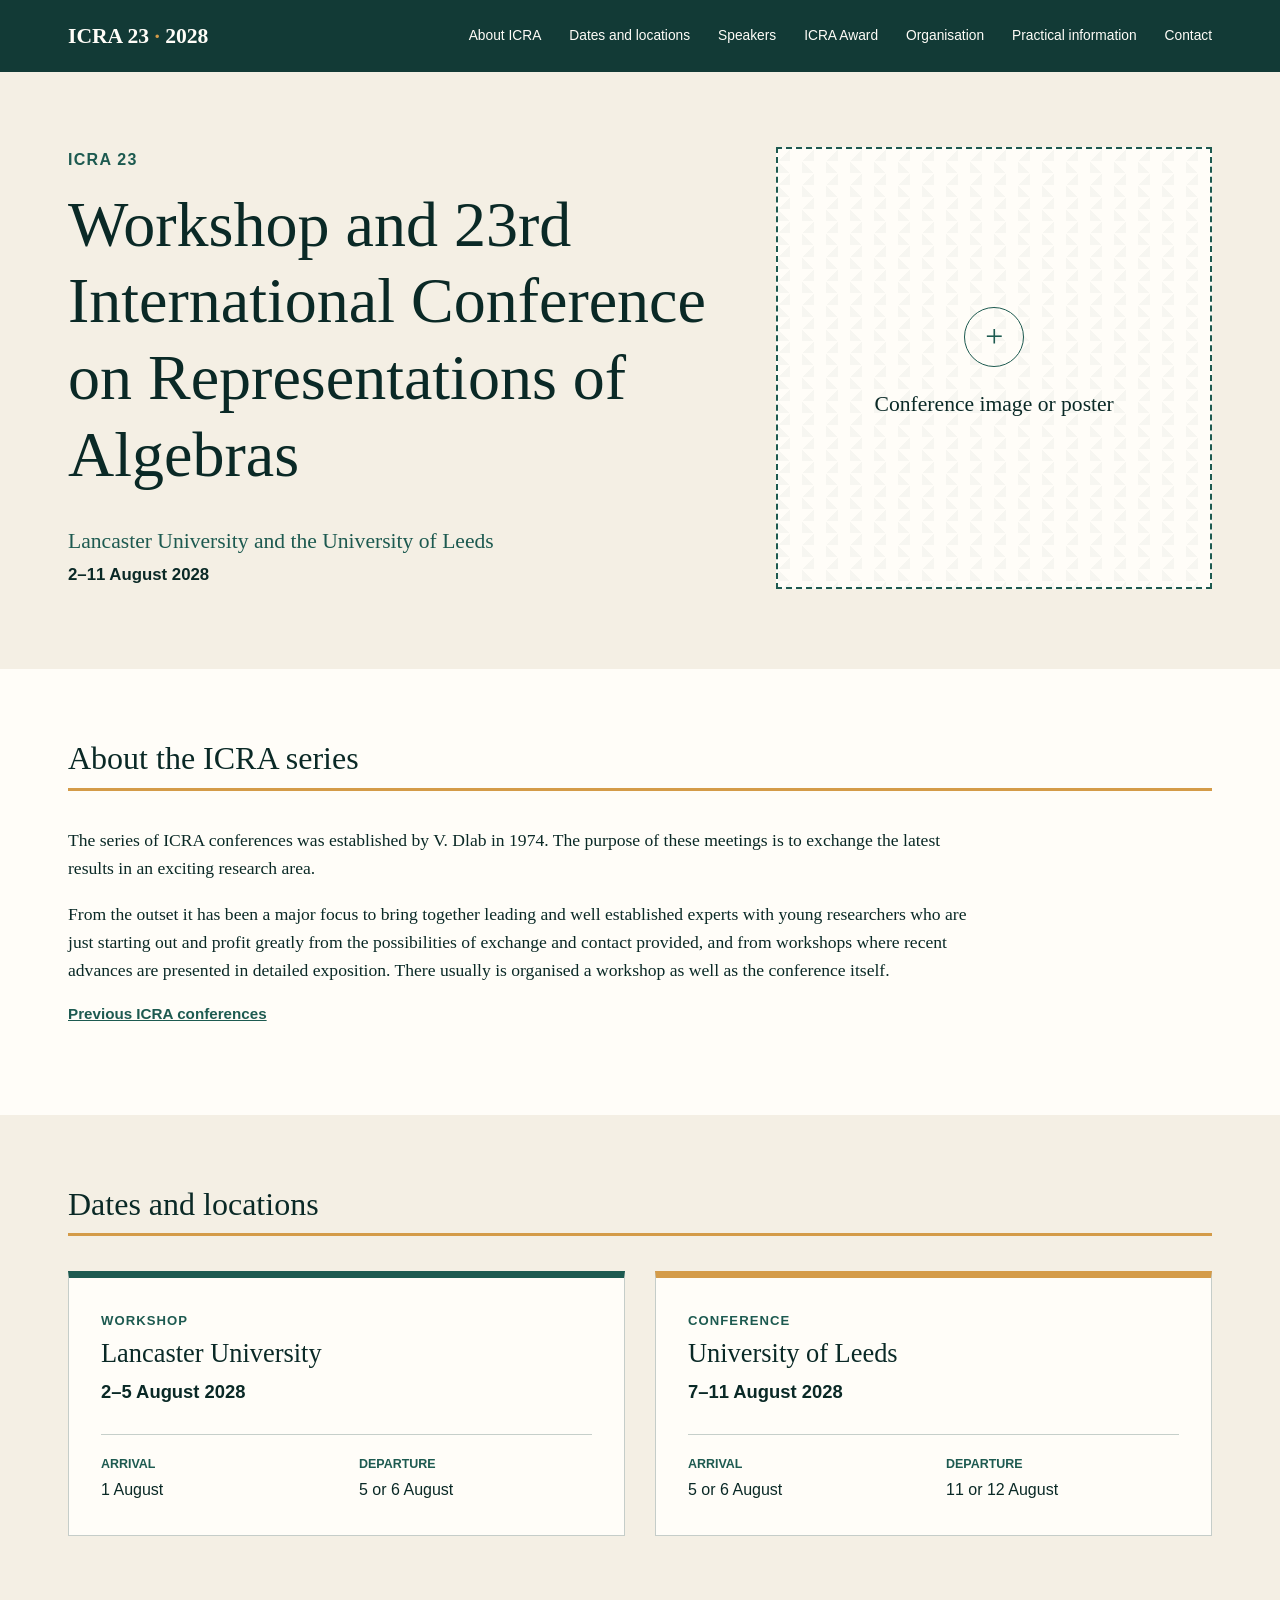
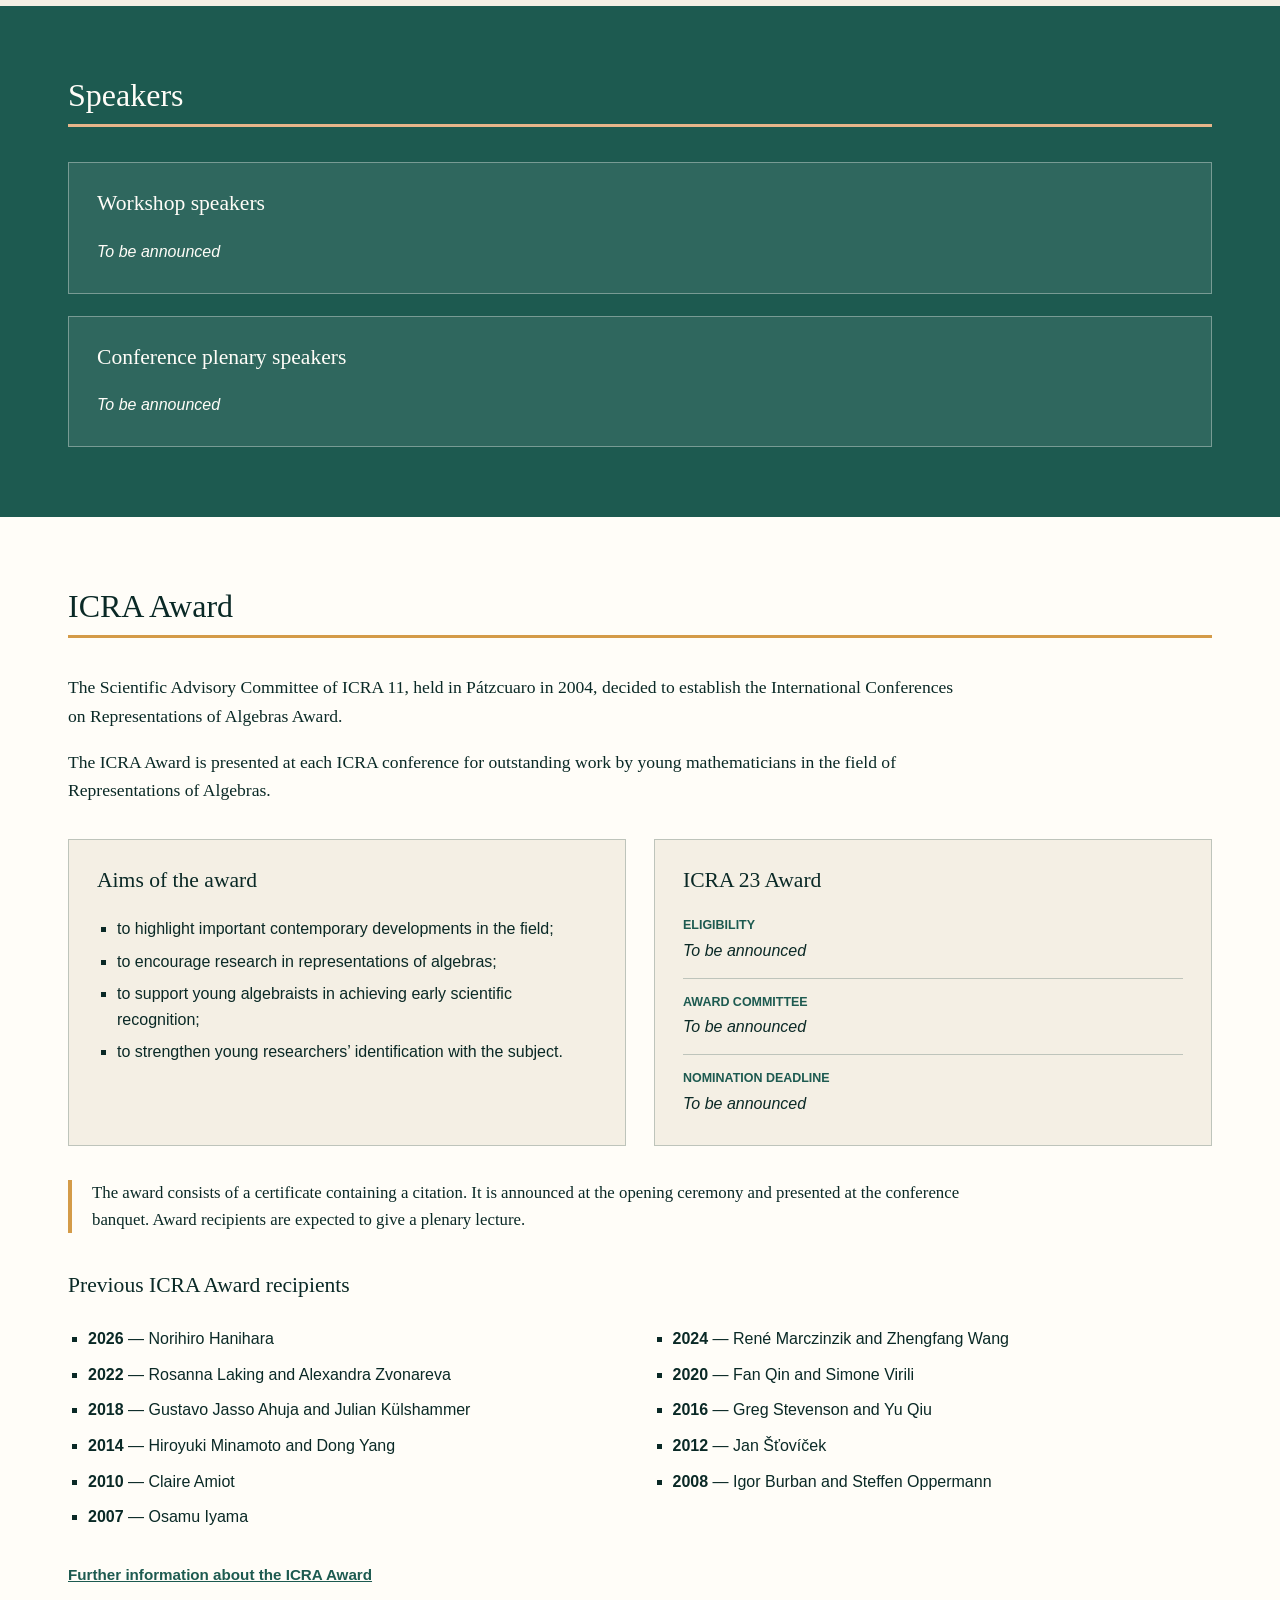
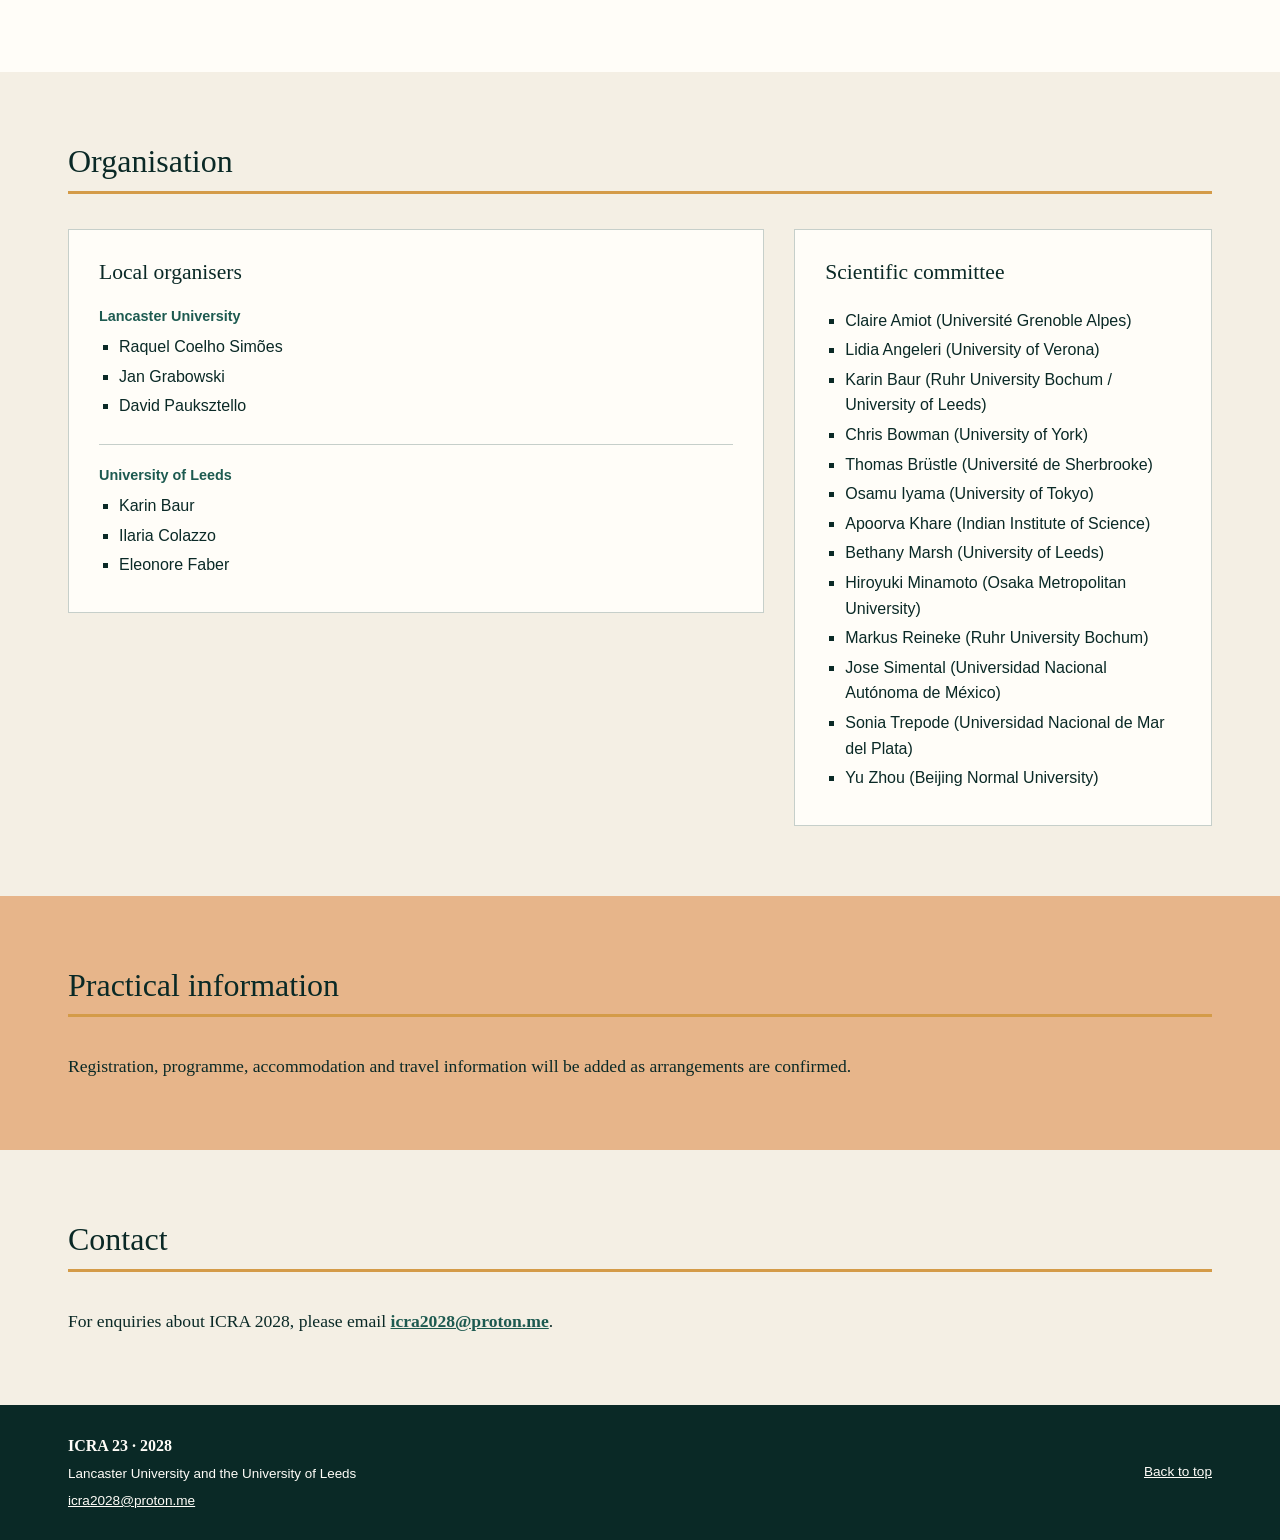
<file: index.html>
<!DOCTYPE html>
<html lang="en">
<head>
  <meta charset="UTF-8">
  <meta name="viewport" content="width=device-width, initial-scale=1.0">
  <meta
    name="description"
    content="The Workshop and 23rd International Conference on Representations of Algebras, Lancaster and Leeds, August 2028."
  >
  <title>ICRA 2028 | Lancaster and Leeds</title>
  <link rel="stylesheet" href="style.css">
</head>

<body id="top">
  <div id="header-placeholder"></div>

  <main>
    <section class="title-section" aria-labelledby="main-title">
      <div class="title-copy">
        <p class="conference-number">ICRA 23</p>
        <h1 id="main-title">
          Workshop and 23rd International Conference on Representations of Algebras
        </h1>
        <p class="title-place">
          Lancaster University and the University of Leeds
        </p>
        <p class="title-date">2&ndash;11 August 2028</p>
      </div>

      <!-- Conference image or poster. -->
      <div
        class="image-placeholder"
        role="img"
        aria-label="Placeholder for the conference image"
      >
        <div class="placeholder-symbol" aria-hidden="true">+</div>
        <p>Conference image or poster</p>
        <span></span>
      </div>
    </section>

    <section class="content-section about-section" id="about">
      <h2>About the ICRA series</h2>
      <div class="about-text">
        <p>
          The series of ICRA conferences was established by V. Dlab in 1974.
          The purpose of these meetings is to exchange the latest results in an
          exciting research area.
        </p>
        <p>
          From the outset it has been a major focus to bring together leading
          and well established experts with young researchers who are just
          starting out and profit greatly from the possibilities of exchange
          and contact provided, and from workshops where recent advances are
          presented in detailed exposition. There usually is organised a
          workshop as well as the conference itself.
        </p>
        <p class="previous-link">
          <a href="https://www.math.uni-bielefeld.de/birep/activities/icras/">
            Previous ICRA conferences
          </a>
        </p>
      </div>
    </section>

    <section class="content-section dates-section" id="dates">
      <h2>Dates and locations</h2>
      <div class="meeting-grid">
        <article class="meeting-card">
          <p class="meeting-type">Workshop</p>
          <h3>Lancaster University</h3>
          <p class="meeting-date">2&ndash;5 August 2028</p>
          <dl>
            <div>
              <dt>Arrival</dt>
              <dd>1 August</dd>
            </div>
            <div>
              <dt>Departure</dt>
              <dd>5 or 6 August</dd>
            </div>
          </dl>
        </article>

        <article class="meeting-card">
          <p class="meeting-type">Conference</p>
          <h3>University of Leeds</h3>
          <p class="meeting-date">7&ndash;11 August 2028</p>
          <dl>
            <div>
              <dt>Arrival</dt>
              <dd>5 or 6 August</dd>
            </div>
            <div>
              <dt>Departure</dt>
              <dd>11 or 12 August</dd>
            </div>
          </dl>
        </article>
      </div>
    </section>

    <section class="content-section speakers-section" id="speakers">
      <h2>Speakers</h2>
      <div class="simple-columns">
        <div>
          <h3>Workshop speakers</h3>
          <p class="to-come">To be announced</p>
        </div>
        <div>
          <h3>Conference plenary speakers</h3>
          <p class="to-come">To be announced</p>
        </div>
      </div>
    </section>

    <section class="content-section award-section" id="award">
      <h2>ICRA Award</h2>

      <div class="award-intro">
        <p>
          The Scientific Advisory Committee of ICRA 11, held in P&aacute;tzcuaro
          in 2004, decided to establish the International Conferences on
          Representations of Algebras Award.
        </p>
        <p>
          The ICRA Award is presented at each ICRA conference for outstanding
          work by young mathematicians in the field of Representations of
          Algebras.
        </p>
      </div>

      <div class="award-grid">
        <div class="award-block">
          <h3>Aims of the award</h3>
          <ul>
            <li>to highlight important contemporary developments in the field;</li>
            <li>to encourage research in representations of algebras;</li>
            <li>
              to support young algebraists in achieving early scientific recognition;
            </li>
            <li>
              to strengthen young researchers&rsquo; identification with the subject.
            </li>
          </ul>
        </div>

        <div class="award-block award-details">
          <h3>ICRA 23 Award</h3>
          <dl>
            <div>
              <dt>Eligibility</dt>
              <dd>To be announced</dd>
            </div>
            <div>
              <dt>Award Committee</dt>
              <dd>To be announced</dd>
            </div>
            <div>
              <dt>Nomination deadline</dt>
              <dd>To be announced</dd>
            </div>
          </dl>
        </div>
      </div>

      <p class="award-format">
        The award consists of a certificate containing a citation. It is
        announced at the opening ceremony and presented at the conference
        banquet. Award recipients are expected to give a plenary lecture.
      </p>

      <h3 class="recipients-heading">Previous ICRA Award recipients</h3>
      <ul class="recipient-list">
        <li>
          <strong>2026</strong> &mdash; Norihiro Hanihara</li>
        <li>
          <strong>2024</strong> &mdash; Ren&eacute; Marczinzik and Zhengfang Wang
        </li>
        <li>
          <strong>2022</strong> &mdash; Rosanna Laking and Alexandra Zvonareva
        </li>
        <li>
          <strong>2020</strong> &mdash; Fan Qin and Simone Virili
        </li>
        <li>
          <strong>2018</strong> &mdash; Gustavo Jasso Ahuja and Julian K&uuml;lshammer
        </li>
        <li>
          <strong>2016</strong> &mdash; Greg Stevenson and Yu Qiu
        </li>
        <li>
          <strong>2014</strong> &mdash; Hiroyuki Minamoto and Dong Yang
        </li>
        <li>
          <strong>2012</strong> &mdash; Jan &Scaron;&#357;ov&iacute;&#269;ek
        </li>
        <li><strong>2010</strong> &mdash; Claire Amiot</li>
        <li><strong>2008</strong> &mdash; Igor Burban and Steffen Oppermann</li>
        <li><strong>2007</strong> &mdash; Osamu Iyama</li>
      </ul>

      <p class="award-link">
        <a href="https://www.math.uni-bielefeld.de/birep/activities/icras/">
          Further information about the ICRA Award
        </a>
      </p>
    </section>

    <section class="content-section organisation-section" id="organisation">
      <h2>Organisation</h2>
      <div class="organisation-grid">
        <div class="local-organisers">
          <h3>Local organisers</h3>

          <div class="organiser-group">
            <h4>Lancaster University</h4>
            <ul>
              <li>Raquel Coelho Sim&otilde;es</li>
              <li>Jan Grabowski</li>
              <li>David Pauksztello</li>
            </ul>
          </div>

          <div class="organiser-group">
            <h4>University of Leeds</h4>
            <ul>
              <li>Karin Baur</li>
              <li>Ilaria Colazzo</li>
              <li>Eleonore Faber</li>
            </ul>
          </div>
        </div>

        <div class="scientific-committee">
          <h3>Scientific committee</h3>
          <ul>
            <li>Claire Amiot (Universit&eacute; Grenoble Alpes)</li>
            <li>Lidia Angeleri (University of Verona)</li>
            <li>Karin Baur (Ruhr University Bochum / University of Leeds)</li>
            <li>Chris Bowman (University of York)</li>
            <li>Thomas Br&uuml;stle (Universit&eacute; de Sherbrooke)</li>
            <li>Osamu Iyama (University of Tokyo)</li>
            <li>Apoorva Khare (Indian Institute of Science)</li>
            <li>Bethany Marsh (University of Leeds)</li>
            <li>Hiroyuki Minamoto (Osaka Metropolitan University)</li>
            <li>Markus Reineke (Ruhr University Bochum)</li>
            <li>Jose Simental (Universidad Nacional Aut&oacute;noma de M&eacute;xico)</li>
            <li>Sonia Trepode (Universidad Nacional de Mar del Plata)</li>
            <li>Yu Zhou (Beijing Normal University)</li>
          </ul>
        </div>
      </div>
    </section>

    <section class="content-section practical-section" id="practical">
      <h2>Practical information</h2>
      <p>
        Registration, programme, accommodation and travel information will be
        added as arrangements are confirmed.
      </p>
    </section>

    <section class="content-section contact-section" id="contact">
      <h2>Contact</h2>
      <p>
        For enquiries about ICRA 2028, please email
        <a href="mailto:icra2028@proton.me">icra2028@proton.me</a>.
      </p>
    </section>
  </main>

  <div id="footer-placeholder"></div>

  <script>
    async function loadFragment(elementId, fileName) {
      const response = await fetch(fileName);
      if (!response.ok) {
        throw new Error(`Could not load ${fileName}`);
      }
      document.getElementById(elementId).innerHTML = await response.text();
    }

    Promise.all([
      loadFragment("header-placeholder", "header.html"),
      loadFragment("footer-placeholder", "footer.html")
    ]).catch((error) => console.error(error));
  </script>
</body>
</html>
</file>
<file: style.css>
:root {
  --ink: #123a36;
  --ink-deep: #0a2926;
  --jade: #1d5a50;
  --sage: #9ab7a5;
  --cream: #f4efe4;
  --paper: #fffdf8;
  --gold: #d49b48;
  --peach: #e7b58a;
  --line: rgba(18, 58, 54, 0.24);
  --serif: Georgia, "Times New Roman", serif;
  --sans: Arial, Helvetica, sans-serif;
}

* {
  box-sizing: border-box;
}

html {
  scroll-behavior: smooth;
}

body {
  background: var(--cream);
  color: var(--ink-deep);
  font-family: var(--sans);
  line-height: 1.6;
  margin: 0;
}

a {
  color: var(--jade);
}

.conference-header {
  background: var(--ink);
  color: var(--paper);
}

#header-placeholder {
  position: sticky;
  top: 0;
  z-index: 1000;
}

.header-inner {
  align-items: center;
  display: flex;
  gap: 42px;
  justify-content: space-between;
  margin: 0 auto;
  max-width: 1200px;
  min-height: 72px;
  padding: 14px 28px;
}

.site-name {
  color: var(--paper);
  flex: 0 0 auto;
  font-family: var(--serif);
  font-size: 1.35rem;
  font-weight: bold;
  text-decoration: none;
}

.site-name span {
  color: var(--gold);
}

nav {
  display: flex;
  flex-wrap: wrap;
  gap: 10px 28px;
  justify-content: flex-end;
}

nav a {
  color: var(--paper);
  font-size: 0.86rem;
  text-decoration: none;
}

nav a:hover,
nav a:focus-visible {
  text-decoration: underline;
}

.title-section {
  display: grid;
  gap: 55px;
  grid-template-columns: minmax(0, 1.2fr) minmax(310px, 0.8fr);
  margin: 0 auto;
  max-width: 1200px;
  padding: 75px 28px 80px;
}

.title-copy {
  align-self: center;
}

.conference-number {
  color: var(--jade);
  font-size: 1rem;
  font-weight: bold;
  letter-spacing: 0.08em;
  margin: 0 0 14px;
  text-transform: uppercase;
}

h1,
h2,
h3,
h4 {
  line-height: 1.2;
}

h1 {
  color: var(--ink-deep);
  font-family: var(--serif);
  font-size: clamp(2.5rem, 5vw, 4.2rem);
  font-weight: normal;
  margin: 0;
  max-width: 760px;
}

.title-place {
  color: var(--jade);
  font-family: var(--serif);
  font-size: 1.35rem;
  margin: 30px 0 4px;
}

.title-date {
  font-size: 1.05rem;
  font-weight: bold;
  margin: 0;
}

.image-placeholder {
  align-items: center;
  background:
    linear-gradient(45deg, rgba(18, 58, 54, 0.035) 25%, transparent 25%),
    linear-gradient(-45deg, rgba(18, 58, 54, 0.035) 25%, transparent 25%),
    var(--paper);
  background-position: 0 0, 12px 12px;
  background-size: 24px 24px;
  border: 2px dashed var(--jade);
  display: flex;
  flex-direction: column;
  justify-content: center;
  min-height: 360px;
  padding: 35px;
  text-align: center;
}

.placeholder-symbol {
  align-items: center;
  border: 1px solid var(--jade);
  border-radius: 50%;
  color: var(--jade);
  display: flex;
  font-family: var(--serif);
  font-size: 2rem;
  height: 60px;
  justify-content: center;
  margin-bottom: 20px;
  width: 60px;
}

.image-placeholder p {
  font-family: var(--serif);
  font-size: 1.35rem;
  margin: 0 0 8px;
}

.image-placeholder span {
  color: var(--jade);
  font-size: 0.85rem;
  max-width: 280px;
}

.content-section {
  margin: 0 auto;
  max-width: 1200px;
  padding: 70px 28px;
  scroll-margin-top: 120px;
}

.content-section > h2 {
  border-bottom: 3px solid var(--gold);
  color: var(--ink-deep);
  font-family: var(--serif);
  font-size: 2rem;
  font-weight: normal;
  margin: 0 0 35px;
  padding-bottom: 10px;
}

.about-section,
.award-section {
  background: var(--paper);
  max-width: none;
  padding-left: max(28px, calc((100vw - 1144px) / 2));
  padding-right: max(28px, calc((100vw - 1144px) / 2));
}

.about-text,
.award-intro {
  font-family: var(--serif);
  font-size: 1.1rem;
  max-width: 900px;
}

.about-text p,
.award-intro p {
  margin: 0 0 18px;
}

.previous-link,
.award-link {
  font-family: var(--sans);
  font-size: 0.95rem;
  font-weight: bold;
  margin-top: 28px;
}

.meeting-grid,
.organisation-grid {
  display: grid;
  gap: 30px;
  grid-template-columns: 1fr 1fr;
}

.meeting-card {
  background: var(--paper);
  border: 1px solid var(--line);
  border-top: 7px solid var(--jade);
  padding: 32px;
}

.meeting-card:nth-child(2) {
  border-top-color: var(--gold);
}

.meeting-type {
  color: var(--jade);
  font-size: 0.82rem;
  font-weight: bold;
  letter-spacing: 0.08em;
  margin: 0 0 7px;
  text-transform: uppercase;
}

.meeting-card h3 {
  font-family: var(--serif);
  font-size: 1.65rem;
  font-weight: normal;
  margin: 0 0 7px;
}

.meeting-date {
  font-size: 1.15rem;
  font-weight: bold;
  margin: 0 0 28px;
}

.meeting-card dl {
  border-top: 1px solid var(--line);
  display: grid;
  gap: 25px;
  grid-template-columns: 1fr 1fr;
  margin: 0;
  padding-top: 20px;
}

.meeting-card dt,
.award-details dt {
  color: var(--jade);
  font-size: 0.78rem;
  font-weight: bold;
  text-transform: uppercase;
}

.meeting-card dd,
.award-details dd {
  margin: 2px 0 0;
}

.speakers-section {
  background: var(--jade);
  color: var(--paper);
  max-width: none;
  padding-left: max(28px, calc((100vw - 1144px) / 2));
  padding-right: max(28px, calc((100vw - 1144px) / 2));
}

.speakers-section > h2 {
  border-color: var(--peach);
  color: var(--paper);
}

.simple-columns {
  display: grid;
  gap: 22px;
  grid-template-columns: 1fr;
}

.simple-columns > div {
  background: rgba(255, 253, 248, 0.08);
  border: 1px solid rgba(255, 253, 248, 0.35);
  padding: 28px;
}

.simple-columns h3,
.organisation-grid h3,
.award-block h3,
.recipients-heading {
  font-family: var(--serif);
  font-size: 1.35rem;
  font-weight: normal;
  margin: 0 0 22px;
}

.to-come {
  font-style: italic;
  margin: 0;
}

.award-grid {
  display: grid;
  gap: 28px;
  grid-template-columns: 1fr 1fr;
  margin-top: 35px;
}

.award-block {
  background: var(--cream);
  border: 1px solid var(--line);
  padding: 28px;
}

.award-block ul {
  list-style: square;
  margin: 0;
  padding-left: 20px;
}

.award-block li {
  margin: 7px 0;
}

.award-details dl {
  margin: 0;
}

.award-details dl > div + div {
  border-top: 1px solid var(--line);
  margin-top: 14px;
  padding-top: 14px;
}

.award-details dd {
  font-style: italic;
}

.award-format {
  border-left: 4px solid var(--gold);
  font-family: var(--serif);
  font-size: 1.05rem;
  margin: 34px 0;
  max-width: 900px;
  padding-left: 20px;
}

.recipients-heading {
  margin-top: 40px;
}

.recipient-list {
  column-gap: 45px;
  display: grid;
  grid-template-columns: 1fr 1fr;
  list-style: square;
  margin: 0;
  padding-left: 20px;
}

.recipient-list li {
  margin: 5px 0;
}

.organisation-grid {
  align-items: start;
  grid-template-columns: 1.25fr 0.75fr;
}

.organisation-grid > div {
  background: var(--paper);
  border: 1px solid var(--line);
  padding: 30px;
}

.organiser-group + .organiser-group {
  border-top: 1px solid var(--line);
  margin-top: 25px;
  padding-top: 22px;
}

.organiser-group h4 {
  color: var(--jade);
  font-size: 0.9rem;
  margin: 0 0 9px;
}

.organiser-group ul,
.scientific-committee ul {
  list-style: square;
  margin: 0;
  padding-left: 20px;
}

.organiser-group li,
.scientific-committee li {
  margin: 4px 0;
}

.practical-section {
  background: var(--peach);
  max-width: none;
  padding-left: max(28px, calc((100vw - 1144px) / 2));
  padding-right: max(28px, calc((100vw - 1144px) / 2));
}

.practical-section p,
.contact-section p {
  font-family: var(--serif);
  font-size: 1.1rem;
  margin: 0;
  max-width: 800px;
}

.contact-section {
  background: var(--cream);
  max-width: none;
  padding-left: max(28px, calc((100vw - 1144px) / 2));
  padding-right: max(28px, calc((100vw - 1144px) / 2));
}

.contact-section a {
  font-weight: bold;
}

footer {
  align-items: center;
  background: var(--ink-deep);
  color: var(--paper);
  display: flex;
  justify-content: space-between;
  min-height: 120px;
  padding: 28px max(28px, calc((100vw - 1144px) / 2));
}

footer strong {
  font-family: var(--serif);
}

footer p {
  font-size: 0.84rem;
  margin: 5px 0 0;
}

footer a {
  color: var(--paper);
  font-size: 0.85rem;
}

@media (max-width: 900px) {
  .header-inner {
    align-items: flex-start;
    flex-direction: column;
    gap: 12px;
  }

  nav {
    justify-content: flex-start;
  }

  .title-section {
    gap: 38px;
    grid-template-columns: 1fr;
  }

  .image-placeholder {
    min-height: 280px;
  }
}

@media (max-width: 680px) {
  .header-inner {
    padding: 18px 20px;
  }

  nav {
    display: flex;
    flex-wrap: nowrap;
    gap: 18px;
    overflow-x: auto;
    padding-bottom: 4px;
    width: 100%;
  }

  nav a {
    white-space: nowrap;
  }

  .title-section {
    padding: 50px 20px 55px;
  }

  h1 {
    font-size: 2.45rem;
  }

  .content-section,
  .about-section,
  .speakers-section,
  .award-section,
  .practical-section,
  .contact-section {
    padding: 55px 20px;
  }

  .meeting-grid,
  .simple-columns,
  .organisation-grid,
  .award-grid,
  .recipient-list {
    grid-template-columns: 1fr;
  }

  .meeting-card {
    padding: 25px;
  }

  .meeting-card dl {
    grid-template-columns: 1fr;
  }

  footer {
    align-items: flex-start;
    flex-direction: column;
    gap: 22px;
    padding: 28px 20px;
  }
}

@media (prefers-reduced-motion: reduce) {
  html {
    scroll-behavior: auto;
  }
}
</file>
